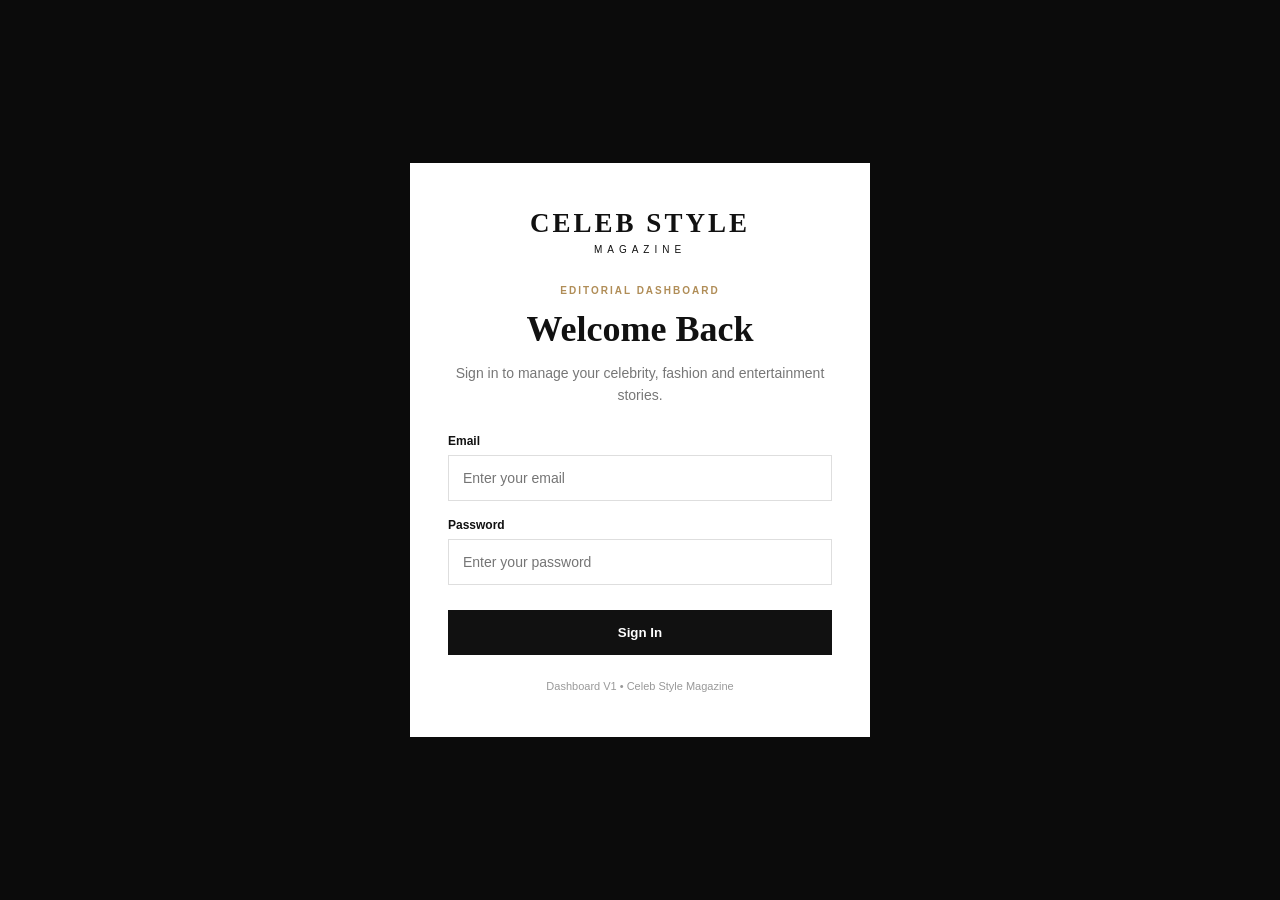
<file: dashboard.html>
<!DOCTYPE html><html lang="en">
<head>
    <meta charset="UTF-8">
    <meta name="viewport" content="width=device-width, initial-scale=1.0"><title>Celeb Style Magazine — Dashboard</title>
<meta name="description" content="Celeb Style Magazine content management dashboard.">

<link rel="stylesheet" href="dashboard.css">

</head><body><!-- LOGIN SCREEN -->
<section class="login-screen" id="loginScreen">

    <div class="login-box">

        <div class="login-logo">
            <span>CELEB STYLE</span>
            <small>MAGAZINE</small>
        </div>

        <p class="login-label">EDITORIAL DASHBOARD</p>

        <h1>Welcome Back</h1>

        <p class="login-description">
            Sign in to manage your celebrity, fashion and entertainment stories.
        </p>

        <form id="loginForm">

            <label for="email">Email</label>
            <input
                type="email"
                id="email"
                placeholder="Enter your email"
                required
            >

            <label for="password">Password</label>
            <input
                type="password"
                id="password"
                placeholder="Enter your password"
                required
            >

            <button type="submit" class="login-button">
                Sign In
            </button>

        </form>

        <p class="login-note">
            Dashboard V1 • Celeb Style Magazine
        </p>

    </div>

</section>


<!-- DASHBOARD -->
<div class="dashboard" id="dashboard">

    <!-- SIDEBAR -->
    <aside class="sidebar">

        <div class="sidebar-logo">
            <span>CELEB STYLE</span>
            <small>MAGAZINE</small>
        </div>

        <nav class="sidebar-nav">

            <button class="nav-item active" data-section="overview">
                <span>▣</span>
                Overview
            </button>

            <button class="nav-item" data-section="articles">
                <span>📰</span>
                Articles
            </button>

            <button class="nav-item" data-section="newArticle">
                <span>＋</span>
                New Article
            </button>

            <button class="nav-item" data-section="subscribers">
                <span>✉</span>
                Subscribers
            </button>

        </nav>

        <div class="sidebar-bottom">

            <a href="index.html" class="website-link">
                ← View Website
            </a>

            <button id="logoutButton" class="logout-button">
                Log Out
            </button>

        </div>

    </aside>


    <!-- MAIN AREA -->
    <main class="main-content">

        <!-- TOP HEADER -->
        <header class="dashboard-header">

            <div>
                <p class="dashboard-kicker">CELEB STYLE MAGAZINE</p>
                <h1 id="pageTitle">Dashboard</h1>
            </div>

            <button class="mobile-menu-button" id="mobileMenuButton">
                ☰
            </button>

        </header>


        <!-- OVERVIEW -->
        <section class="dashboard-section active-section" id="overviewSection">

            <div class="welcome-card">

                <div>
                    <p class="section-label">EDITORIAL CONTROL CENTER</p>

                    <h2>Welcome to your magazine dashboard.</h2>

                    <p>
                        Create and manage celebrity news, fashion stories,
                        red carpet coverage, beauty, music, movies and lifestyle content.
                    </p>
                </div>

                <button class="primary-button" id="startArticleButton">
                    + Create New Article
                </button>

            </div>


            <div class="stats-grid">

                <div class="stat-card">
                    <span class="stat-icon">📰</span>
                    <div>
                        <strong id="articleCount">0</strong>
                        <span>Published Articles</span>
                    </div>
                </div>

                <div class="stat-card">
                    <span class="stat-icon">✉</span>
                    <div>
                        <strong id="subscriberCount">0</strong>
                        <span>Subscribers</span>
                    </div>
                </div>

                <div class="stat-card">
                    <span class="stat-icon">✍</span>
                    <div>
                        <strong id="draftCount">0</strong>
                        <span>Drafts</span>
                    </div>
                </div>

            </div>


            <div class="quick-card">

                <div>
                    <p class="section-label">QUICK START</p>
                    <h3>Publish your first story</h3>
                    <p>
                        Add a headline, article picture, category and story content.
                    </p>
                </div>

                <button class="secondary-button" id="quickNewArticle">
                    New Article
                </button>

            </div>

        </section>


        <!-- ARTICLES -->
        <section class="dashboard-section" id="articlesSection">

            <div class="section-heading">

                <div>
                    <p class="section-label">CONTENT</p>
                    <h2>Published Articles</h2>
                </div>

                <button class="primary-button" id="articlesNewButton">
                    + New Article
                </button>

            </div>

            <div class="articles-list" id="articlesList">

                <div class="empty-state">

                    <div class="empty-icon">📰</div>

                    <h3>No articles yet</h3>

                    <p>
                        Your published stories will appear here.
                    </p>

                </div>

            </div>

        </section>


        <!-- NEW ARTICLE -->
        <section class="dashboard-section" id="newArticleSection">

            <div class="section-heading">

                <div>
                    <p class="section-label">EDITORIAL</p>
                    <h2>Create New Article</h2>
                </div>

                <button class="secondary-button" id="cancelArticleButton">
                    Cancel
                </button>

            </div>


            <form id="articleForm" class="article-form">

                <!-- IMAGE -->
                <div class="form-card">

                    <div class="form-card-title">
                        <h3>Article Picture</h3>
                        <p>Choose the main image for your story.</p>
                    </div>

                    <label class="image-upload">

                        <input
                            type="file"
                            id="articleImage"
                            accept="image/*"
                        >

                        <div class="upload-content" id="uploadContent">

                            <div class="upload-icon">＋</div>

                            <strong>Choose Picture</strong>

                            <span>
                                Tap here to select an image from your phone
                            </span>

                        </div>

                        <img
                            id="imagePreview"
                            class="image-preview"
                            alt="Article preview"
                        >

                    </label>

                </div>


                <!-- ARTICLE INFORMATION -->
                <div class="form-card">

                    <div class="form-card-title">
                        <h3>Article Information</h3>
                        <p>Enter the basic details of your story.</p>
                    </div>


                    <label for="articleTitle">
                        Headline
                    </label>

                    <input
                        type="text"
                        id="articleTitle"
                        placeholder="Enter your article headline"
                        maxlength="150"
                        required
                    >


                    <label for="articleDescription">
                        Short Description
                    </label>

                    <textarea
                        id="articleDescription"
                        placeholder="Write a short description for the article..."
                        rows="4"
                        maxlength="300"
                        required
                    ></textarea>


                    <div class="form-row">

                        <div>
                            <label for="articleCategory">
                                Category
                            </label>

                            <select id="articleCategory" required>

                                <option value="">
                                    Select category
                                </option>

                                <option value="Celebrity">
                                    Celebrity
                                </option>

                                <option value="Fashion">
                                    Fashion & Style
                                </option>

                                <option value="Red Carpet">
                                    Red Carpet
                                </option>

                                <option value="Beauty">
                                    Beauty
                                </option>

                                <option value="Music">
                                    Music
                                </option>

                                <option value="Movies & TV">
                                    Movies & TV
                                </option>

                                <option value="Lifestyle">
                                    Lifestyle
                                </option>

                                <option value="Trending">
                                    Trending
                                </option>

                            </select>

                        </div>


                        <div>
                            <label for="articleAuthor">
                                Author
                            </label>

                            <input
                                type="text"
                                id="articleAuthor"
                                placeholder="Author name"
                                value="Celeb Style Magazine"
                                required
                            >

                        </div>

                    </div>


                    <label for="articleDate">
                        Publication Date
                    </label>

                    <input
                        type="date"
                        id="articleDate"
                        required
                    >

                </div>


                <!-- CONTENT -->
                <div class="form-card">

                    <div class="form-card-title">
                        <h3>Article Content</h3>
                        <p>
                            Write the full story that readers will see.
                        </p>
                    </div>

                    <label for="articleContent">
                        Story
                    </label>

                    <textarea
                        id="articleContent"
                        class="article-content-input"
                        placeholder="Write your article here..."
                        rows="14"
                        required
                    ></textarea>

                </div>


                <!-- ACTIONS -->
                <div class="form-actions">

                    <button
                        type="button"
                        class="secondary-button"
                        id="saveDraftButton"
                    >
                        Save Draft
                    </button>

                    <button
                        type="submit"
                        class="primary-button"
                    >
                        Publish Article
                    </button>

                </div>

            </form>

        </section>


        <!-- SUBSCRIBERS -->
        <section class="dashboard-section" id="subscribersSection">

            <div class="section-heading">

                <div>
                    <p class="section-label">AUDIENCE</p>
                    <h2>Email Subscribers</h2>
                </div>

            </div>

            <div class="empty-state">

                <div class="empty-icon">✉</div>

                <h3>No subscribers yet</h3>

                <p>
                    Newsletter subscribers will appear here after we connect the
                    email subscription system.
                </p>

            </div>

        </section>

    </main>

</div>


<!-- SUCCESS MESSAGE -->
<div class="toast" id="toast">
    <span id="toastMessage">Article published successfully.</span>
</div>


<script src="dashboard.js"></script>

</body>
</html>
</file>
<file: dashboard.css>
* {
  margin: 0;
  padding: 0;
  box-sizing: border-box;
  }

:root {
--black: #0b0b0b;
--dark: #111111;
--dark-2: #181818;
--border: #dedede;
--light-border: #eeeeee;
--white: #ffffff;
--gray: #777777;
--light: #f6f6f6;
--gold: #b08d57;
}

body {
font-family: Arial, Helvetica, sans-serif;
background: #f5f5f5;
color: #111111;
}

/* LOGIN */

.login-screen {
min-height: 100vh;
display: flex;
justify-content: center;
align-items: center;
padding: 24px;
background: #0b0b0b;
}

.login-box {
width: 100%;
max-width: 460px;
background: white;
padding: 45px 38px;
text-align: center;
}

.login-logo {
display: flex;
flex-direction: column;
margin-bottom: 30px;
}

.login-logo span {
font-family: Georgia, serif;
font-size: 27px;
font-weight: bold;
letter-spacing: 3px;
}

.login-logo small {
margin-top: 5px;
font-size: 10px;
letter-spacing: 5px;
}

.login-label,
.section-label,
.dashboard-kicker {
font-size: 10px;
font-weight: bold;
letter-spacing: 2px;
color: var(--gold);
}

.login-box h1 {
font-family: Georgia, serif;
font-size: 36px;
margin: 12px 0;
}

.login-description {
color: var(--gray);
line-height: 1.6;
font-size: 14px;
margin-bottom: 28px;
}

.login-box form {
text-align: left;
}

.login-box label,
.article-form label {
display: block;
font-size: 12px;
font-weight: bold;
margin: 17px 0 7px;
}

.login-box input,
.article-form input,
.article-form textarea,
.article-form select {
width: 100%;
border: 1px solid var(--border);
background: white;
padding: 14px;
font-family: inherit;
font-size: 14px;
outline: none;
}

.login-box input:focus,
.article-form input:focus,
.article-form textarea:focus,
.article-form select:focus {
border-color: #111;
}

.login-button {
width: 100%;
border: none;
background: #111;
color: white;
padding: 15px;
margin-top: 25px;
cursor: pointer;
font-weight: bold;
}

.login-note {
margin-top: 25px;
font-size: 11px;
color: #999;
}

/* DASHBOARD */

.dashboard {
min-height: 100vh;
display: none;
}

.dashboard.logged-in {
display: flex;
}

/* SIDEBAR */

.sidebar {
width: 245px;
min-height: 100vh;
background: #0b0b0b;
color: white;
padding: 28px 18px;
position: fixed;
left: 0;
top: 0;
bottom: 0;
display: flex;
flex-direction: column;
}

.sidebar-logo {
text-align: center;
padding-bottom: 30px;
border-bottom: 1px solid #292929;
}

.sidebar-logo span {
display: block;
font-family: Georgia, serif;
font-size: 21px;
letter-spacing: 2px;
font-weight: bold;
}

.sidebar-logo small {
display: block;
margin-top: 5px;
font-size: 8px;
letter-spacing: 4px;
color: #aaa;
}

.sidebar-nav {
margin-top: 30px;
}

.nav-item {
width: 100%;
border: none;
background: transparent;
color: #aaa;
text-align: left;
padding: 14px 15px;
margin-bottom: 5px;
cursor: pointer;
font-size: 13px;
display: flex;
align-items: center;
gap: 12px;
}

.nav-item span {
width: 20px;
text-align: center;
}

.nav-item:hover,
.nav-item.active {
background: #1d1d1d;
color: white;
}

.sidebar-bottom {
margin-top: auto;
}

.website-link,
.logout-button {
display: block;
width: 100%;
text-align: left;
border: none;
background: transparent;
color: #aaa;
text-decoration: none;
padding: 13px 15px;
cursor: pointer;
font-size: 12px;
}

.website-link:hover,
.logout-button:hover {
color: white;
}

/* MAIN */

.main-content {
margin-left: 245px;
width: calc(100% - 245px);
min-height: 100vh;
}

.dashboard-header {
background: white;
padding: 25px 35px;
border-bottom: 1px solid #e7e7e7;
display: flex;
justify-content: space-between;
align-items: center;
}

.dashboard-header h1 {
font-family: Georgia, serif;
font-size: 30px;
margin-top: 5px;
}

.mobile-menu-button {
display: none;
background: #111;
color: white;
border: none;
padding: 10px 13px;
font-size: 18px;
}

/* SECTIONS */

.dashboard-section {
display: none;
padding: 35px;
}

.dashboard-section.active-section {
display: block;
}

/* WELCOME */

.welcome-card {
background: #111;
color: white;
padding: 40px;
display: flex;
justify-content: space-between;
align-items: center;
gap: 30px;
}

.welcome-card h2 {
font-family: Georgia, serif;
font-size: 32px;
max-width: 650px;
margin: 10px 0;
}

.welcome-card p:not(.section-label) {
color: #bbb;
max-width: 650px;
line-height: 1.7;
font-size: 14px;
}

/* BUTTONS */

.primary-button,
.secondary-button {
padding: 13px 19px;
border: none;
cursor: pointer;
font-size: 12px;
font-weight: bold;
white-space: nowrap;
}

.primary-button {
background: #111;
color: white;
}

.primary-button:hover {
background: #333;
}

.welcome-card .primary-button {
background: white;
color: #111;
}

.secondary-button {
background: white;
color: #111;
border: 1px solid #ccc;
}

.secondary-button:hover {
background: #f1f1f1;
}

/* STATS */

.stats-grid {
display: grid;
grid-template-columns: repeat(3, 1fr);
gap: 18px;
margin: 25px 0;
}

.stat-card {
background: white;
border: 1px solid #e5e5e5;
padding: 25px;
display: flex;
align-items: center;
gap: 18px;
}

.stat-icon {
font-size: 25px;
}

.stat-card strong {
display: block;
font-size: 27px;
font-family: Georgia, serif;
}

.stat-card span:last-child {
color: #777;
font-size: 12px;
}

/* QUICK CARD */

.quick-card {
background: white;
border: 1px solid #e5e5e5;
padding: 28px;
display: flex;
justify-content: space-between;
align-items: center;
}

.quick-card h3 {
font-family: Georgia, serif;
font-size: 21px;
margin: 8px 0;
}

.quick-card p:not(.section-label) {
color: #777;
font-size: 13px;
}

/* SECTION HEADING */

.section-heading {
display: flex;
justify-content: space-between;
align-items: center;
margin-bottom: 25px;
}

.section-heading h2 {
font-family: Georgia, serif;
font-size: 30px;
margin-top: 7px;
}

/* EMPTY STATE */

.empty-state {
background: white;
border: 1px solid #e5e5e5;
padding: 70px 25px;
text-align: center;
}

.empty-icon {
font-size: 40px;
margin-bottom: 15px;
}

.empty-state h3 {
font-family: Georgia, serif;
font-size: 23px;
margin-bottom: 10px;
}

.empty-state p {
color: #777;
max-width: 500px;
margin: auto;
line-height: 1.6;
font-size: 13px;
}

/* ARTICLE FORM */

.article-form {
max-width: 900px;
}

.form-card {
background: white;
border: 1px solid #e4e4e4;
padding: 28px;
margin-bottom: 20px;
}

.form-card-title {
margin-bottom: 20px;
}

.form-card-title h3 {
font-family: Georgia, serif;
font-size: 22px;
}

.form-card-title p {
color: #777;
font-size: 12px;
margin-top: 5px;
}

/* IMAGE UPLOAD */

.image-upload {
display: block;
border: 2px dashed #ccc;
cursor: pointer;
min-height: 260px;
position: relative;
overflow: hidden;
}

.image-upload input {
display: none;
}

.upload-content {
min-height: 260px;
display: flex;
flex-direction: column;
align-items: center;
justify-content: center;
text-align: center;
padding: 25px;
}

.upload-icon {
width: 48px;
height: 48px;
border: 1px solid #bbb;
border-radius: 50%;
display: flex;
align-items: center;
justify-content: center;
font-size: 25px;
margin-bottom: 12px;
}

.upload-content strong {
font-size: 14px;
}

.upload-content span {
color: #888;
font-size: 12px;
margin-top: 7px;
}

.image-preview {
width: 100%;
height: 330px;
object-fit: cover;
display: none;
}

/* FORM */

.form-row {
display: grid;
grid-template-columns: 1fr 1fr;
gap: 18px;
}

.article-form textarea {
resize: vertical;
line-height: 1.6;
}

.article-content-input {
min-height: 350px;
}

.form-actions {
display: flex;
justify-content: flex-end;
gap: 12px;
margin-bottom: 40px;
}

/* ARTICLE LIST */

.article-item {
background: white;
border: 1px solid #e5e5e5;
padding: 15px;
display: flex;
gap: 18px;
margin-bottom: 12px;
}

.article-item-image {
width: 130px;
height: 90px;
object-fit: cover;
background: #eee;
}

.article-item-info {
flex: 1;
}

.article-item-info h3 {
font-family: Georgia, serif;
font-size: 18px;
margin: 4px 0 8px;
}

.article-item-info p {
color: #777;
font-size: 12px;
}

.article-category {
font-size: 9px;
font-weight: bold;
letter-spacing: 1px;
color: var(--gold);
}

/* TOAST */

.toast {
position: fixed;
right: 25px;
bottom: 25px;
background: #111;
color: white;
padding: 14px 20px;
font-size: 13px;
transform: translateY(100px);
opacity: 0;
transition: 0.3s;
z-index: 9999;
}

.toast.show {
transform: translateY(0);
opacity: 1;
}

/* MOBILE */

@media (max-width: 800px) {

.sidebar {
    width: 220px;
    transform: translateX(-100%);
    transition: 0.3s;
    z-index: 1000;
}

.sidebar.mobile-open {
    transform: translateX(0);
}

.main-content {
    margin-left: 0;
    width: 100%;
}

.mobile-menu-button {
    display: block;
}

.dashboard-header {
    padding: 20px;
}

.dashboard-header h1 {
    font-size: 25px;
}

.dashboard-section {
    padding: 20px;
}

.welcome-card {
    padding: 25px;
    flex-direction: column;
    align-items: flex-start;
}

.welcome-card h2 {
    font-size: 25px;
}

.stats-grid {
    grid-template-columns: 1fr;
}

.quick-card {
    flex-direction: column;
    align-items: flex-start;
    gap: 18px;
}

.section-heading {
    align-items: flex-start;
    gap: 15px;
}

.section-heading h2 {
    font-size: 25px;
}

.form-row {
    grid-template-columns: 1fr;
}

.form-card {
    padding: 20px;
}

.article-item {
    flex-direction: column;
}

.article-item-image {
    width: 100%;
    height: 180px;
}

.form-actions {
    flex-direction: column;
}

.form-actions button {
    width: 100%;
}

.login-box {
    padding: 35px 25px;
}

}
</file>
